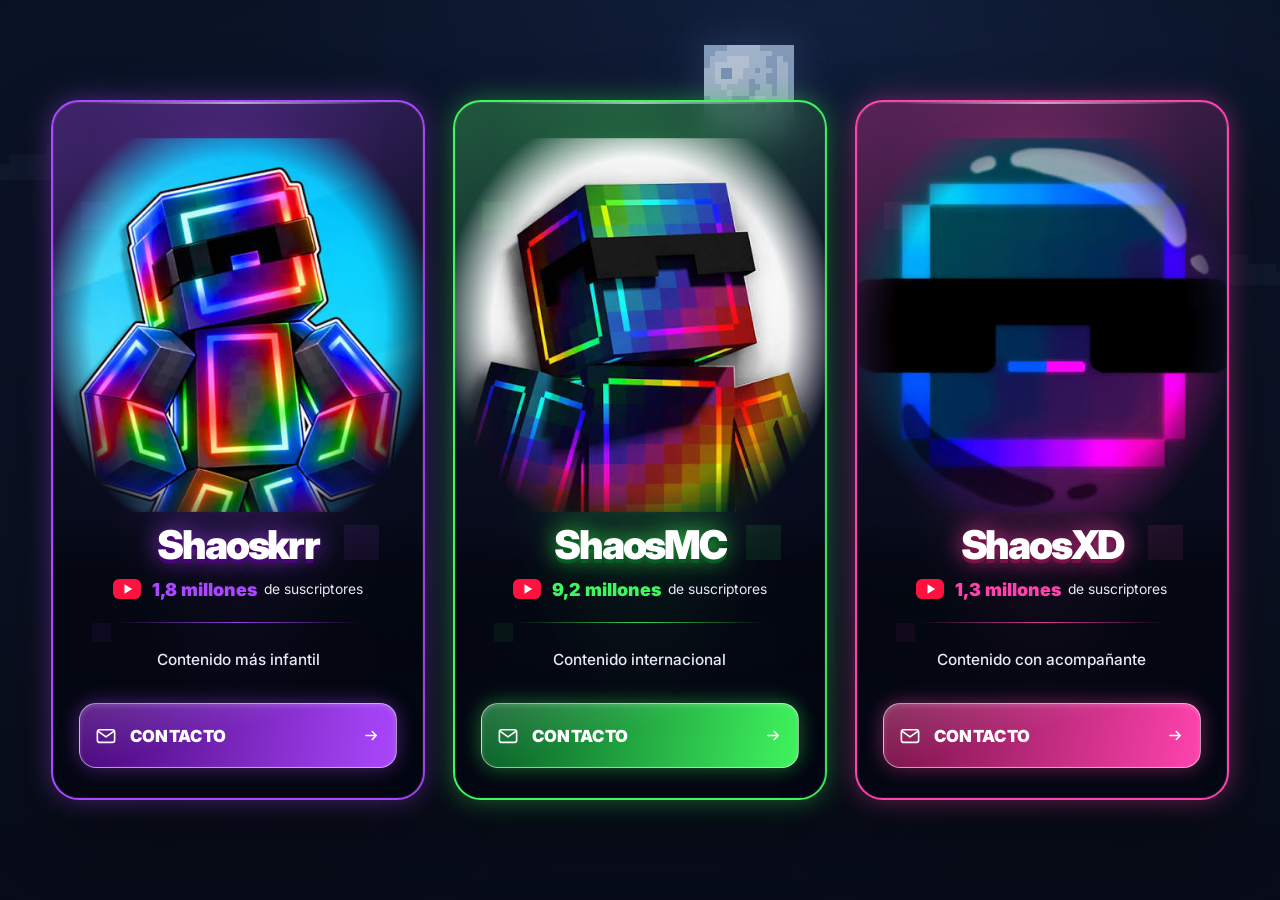
<file: index.html>
<!doctype html>
<html lang="es">
<head>
  <meta charset="UTF-8">
  <meta name="viewport" content="width=device-width, initial-scale=1">
  <meta name="theme-color" content="#090a19">
  <title>SHAOS — Elegí un canal</title>
  <meta name="description" content="Explorá los canales de Minecraft de Shaos: Shaoskrr, ShaosMC y ShaosXD. Encontrá el contacto específico de cada canal.">
  <link rel="icon" type="image/png" href="assets/shaosxd.png">
  <meta property="og:type" content="website">
  <meta property="og:title" content="SHAOS — Elegí un canal">
  <meta property="og:description" content="Tres canales, tres formas de crear contenido. Elegí cuál querés contactar.">
  <meta property="og:url" content="https://shaos.site/">
  <meta property="og:image" content="https://shaos.site/assets/shaosxd.png">
  <link rel="preconnect" href="https://fonts.googleapis.com">
  <link rel="preconnect" href="https://fonts.gstatic.com" crossorigin>
  <link href="https://fonts.googleapis.com/css2?family=Inter:wght@400;500;600;700;800;900&display=swap" rel="stylesheet">
  <link rel="stylesheet" href="style.css">

  <!-- Conserva la propiedad de Google Analytics del sitio anterior. -->
  <script async src="https://www.googletagmanager.com/gtag/js?id=G-Z5P54LYRYN"></script>
  <script>
    window.dataLayer = window.dataLayer || [];
    function gtag(){dataLayer.push(arguments)}
    gtag('js', new Date());
    gtag('config', 'G-Z5P54LYRYN');
  </script>
</head>
<body>
  <div class="scene" aria-hidden="true"></div>
  <div class="scene-shade" aria-hidden="true"></div>

  <main class="home" aria-label="Seleccioná un canal de Shaos">
    <div class="channel-grid">
      <!-- 1: Shaoskrr -->
      <article class="channel-card channel-card--krr" aria-labelledby="title-krr">
        <div class="card-pixels" aria-hidden="true"></div>
        <div class="avatar-box">
          <img src="assets/shaoskrr.png" alt="Logo original de Shaoskrr" width="447" height="447" fetchpriority="high">
        </div>
        <div class="card-body">
          <h2 id="title-krr" class="channel-name">Shaoskrr</h2>
          <p class="subscribers"><span class="youtube-mark" aria-hidden="true"><svg viewBox="0 0 28 20"><rect x="0" y="0" width="28" height="20" rx="6" fill="currentColor"/><path d="M11.5 5.3 19.2 10l-7.7 4.7z" fill="#fff"/></svg></span><strong>1,8 millones</strong> <span>de suscriptores</span></p>
          <span class="separator" aria-hidden="true"></span>
          <p class="channel-description">Contenido más infantil</p>
          <button type="button" class="contact-btn" data-contact="shaoskrr" aria-label="Ver contacto de Shaoskrr">
            <svg aria-hidden="true" viewBox="0 0 24 24" fill="none"><rect x="2.6" y="5.2" width="18.8" height="13.8" rx="2.3" stroke="currentColor" stroke-width="1.8"/><path d="m3.6 7 8.4 6 8.4-6" stroke="currentColor" stroke-width="1.8" stroke-linecap="round" stroke-linejoin="round"/></svg>
            CONTACTO
            <svg class="button-arrow" aria-hidden="true" viewBox="0 0 24 24" fill="none"><path d="M5 12h13m-5-5 5 5-5 5" stroke="currentColor" stroke-width="2" stroke-linecap="round" stroke-linejoin="round"/></svg>
          </button>
        </div>
      </article>

      <!-- 2: ShaosMC -->
      <article class="channel-card channel-card--mc" aria-labelledby="title-mc">
        <div class="card-pixels" aria-hidden="true"></div>
        <div class="avatar-box">
          <img src="assets/shaosmc.png" alt="Logo original de ShaosMC" width="447" height="447">
        </div>
        <div class="card-body">
          <h2 id="title-mc" class="channel-name">ShaosMC</h2>
          <p class="subscribers"><span class="youtube-mark" aria-hidden="true"><svg viewBox="0 0 28 20"><rect x="0" y="0" width="28" height="20" rx="6" fill="currentColor"/><path d="M11.5 5.3 19.2 10l-7.7 4.7z" fill="#fff"/></svg></span><strong>9,2 millones</strong> <span>de suscriptores</span></p>
          <span class="separator" aria-hidden="true"></span>
          <p class="channel-description">Contenido internacional</p>
          <button type="button" class="contact-btn" data-contact="shaosmc" aria-label="Ver contacto de ShaosMC">
            <svg aria-hidden="true" viewBox="0 0 24 24" fill="none"><rect x="2.6" y="5.2" width="18.8" height="13.8" rx="2.3" stroke="currentColor" stroke-width="1.8"/><path d="m3.6 7 8.4 6 8.4-6" stroke="currentColor" stroke-width="1.8" stroke-linecap="round" stroke-linejoin="round"/></svg>
            CONTACTO
            <svg class="button-arrow" aria-hidden="true" viewBox="0 0 24 24" fill="none"><path d="M5 12h13m-5-5 5 5-5 5" stroke="currentColor" stroke-width="2" stroke-linecap="round" stroke-linejoin="round"/></svg>
          </button>
        </div>
      </article>

      <!-- 3: ShaosXD -->
      <article class="channel-card channel-card--xd" aria-labelledby="title-xd">
        <div class="card-pixels" aria-hidden="true"></div>
        <div class="avatar-box">
          <img src="assets/shaosxd.png" alt="Logo original de ShaosXD" width="447" height="447">
        </div>
        <div class="card-body">
          <h2 id="title-xd" class="channel-name">ShaosXD</h2>
          <p class="subscribers"><span class="youtube-mark" aria-hidden="true"><svg viewBox="0 0 28 20"><rect x="0" y="0" width="28" height="20" rx="6" fill="currentColor"/><path d="M11.5 5.3 19.2 10l-7.7 4.7z" fill="#fff"/></svg></span><strong>1,3 millones</strong> <span>de suscriptores</span></p>
          <span class="separator" aria-hidden="true"></span>
          <p class="channel-description">Contenido con acompañante</p>
          <button type="button" class="contact-btn" data-contact="shaosxd" aria-label="Ver contacto de ShaosXD">
            <svg aria-hidden="true" viewBox="0 0 24 24" fill="none"><rect x="2.6" y="5.2" width="18.8" height="13.8" rx="2.3" stroke="currentColor" stroke-width="1.8"/><path d="m3.6 7 8.4 6 8.4-6" stroke="currentColor" stroke-width="1.8" stroke-linecap="round" stroke-linejoin="round"/></svg>
            CONTACTO
            <svg class="button-arrow" aria-hidden="true" viewBox="0 0 24 24" fill="none"><path d="M5 12h13m-5-5 5 5-5 5" stroke="currentColor" stroke-width="2" stroke-linecap="round" stroke-linejoin="round"/></svg>
          </button>
        </div>
      </article>
    </div>
  </main>

  <!-- Mensaje temporal: se usa hasta definir las 3 rutas de contacto. -->
  <dialog class="contact-dialog" id="contact-dialog" aria-labelledby="dialog-title" aria-describedby="dialog-description">
    <div class="dialog-content">
      <button type="button" class="dialog-close" id="dialog-close" aria-label="Cerrar">&times;</button>
      <span class="dialog-icon" aria-hidden="true">✉</span>
      <h2 id="dialog-title">Contacto</h2>
      <p id="dialog-description">Próximamente vas a poder contactar a este canal desde su propia página.</p>
      <button type="button" class="dialog-back" id="dialog-back">Volver a los canales</button>
    </div>
  </dialog>

  <script src="script.js" defer></script>
</body>
</html>
</file>
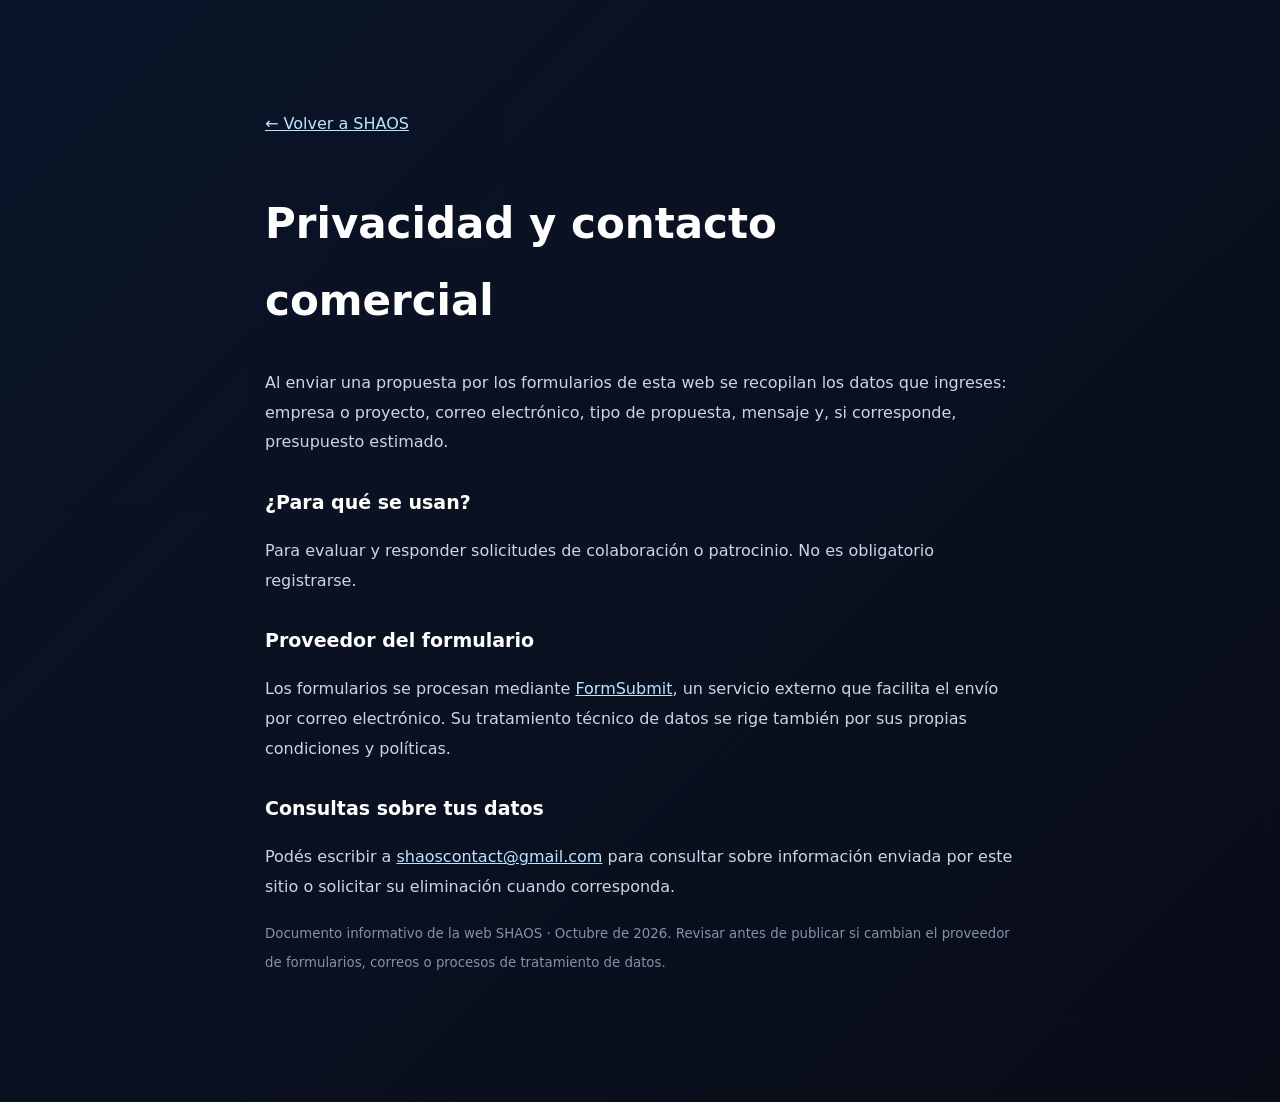
<file: privacidad.html>
<!DOCTYPE html><html lang="es"><head><meta charset="UTF-8"><meta name="viewport" content="width=device-width, initial-scale=1"><meta name="theme-color" content="#0b1427"><title>Privacidad | SHAOS</title><meta name="description" content="Información sobre el uso de datos enviados a SHAOS por formulario comercial."><link rel="stylesheet" href="style.css"><style>body{background:linear-gradient(135deg,#0a1529,#090c17);font-family:Inter,system-ui,sans-serif}.legal{max-width:800px;margin:9vh auto;padding:28px 25px;line-height:1.85;color:#cbd5e5}.legal h1{font-size:clamp(28px,5vw,42px);color:white}.legal h2{font-size:19px;color:white;margin-top:28px}.legal a{color:#bce5ff}.legal .back{display:inline-block;margin-bottom:18px}.legal small{color:#8292a8}</style></head><body><main class="legal"><a class="back" href="index.html">← Volver a SHAOS</a><h1>Privacidad y contacto comercial</h1><p>Al enviar una propuesta por los formularios de esta web se recopilan los datos que ingreses: empresa o proyecto, correo electrónico, tipo de propuesta, mensaje y, si corresponde, presupuesto estimado.</p><h2>¿Para qué se usan?</h2><p>Para evaluar y responder solicitudes de colaboración o patrocinio. No es obligatorio registrarse.</p><h2>Proveedor del formulario</h2><p>Los formularios se procesan mediante <a href="https://formsubmit.co/" target="_blank" rel="noopener noreferrer">FormSubmit</a>, un servicio externo que facilita el envío por correo electrónico. Su tratamiento técnico de datos se rige también por sus propias condiciones y políticas.</p><h2>Consultas sobre tus datos</h2><p>Podés escribir a <a href="mailto:shaoscontact@gmail.com">shaoscontact@gmail.com</a> para consultar sobre información enviada por este sitio o solicitar su eliminación cuando corresponda.</p><p><small>Documento informativo de la web SHAOS · Octubre de 2026. Revisar antes de publicar si cambian el proveedor de formularios, correos o procesos de tratamiento de datos.</small></p></main></body></html>
</file>
<file: style.css>
/* SHAOS.SITE — Página de selección de canales */
:root { color-scheme: dark; font-family: Inter, system-ui, -apple-system, 'Segoe UI', sans-serif; }
*, *::before, *::after { box-sizing: border-box; }
html { min-height: 100%; }
body { min-width: 320px; min-height: 100vh; min-height: 100dvh; margin: 0; color: #fff; background: #071120; overflow-x: hidden; }
button { font: inherit; }
button:focus-visible { outline: 3px solid white; outline-offset: 5px; }
.scene { position: fixed; inset: -2%; background: url('assets/voxel-landscape.svg') center / cover no-repeat; filter: blur(3.5px) saturate(1.28); transform: scale(1.055); pointer-events: none; z-index: -2; }
.scene-shade { position: fixed; inset: 0; background: linear-gradient(180deg, rgba(2,8,24,.47), rgba(1,6,16,.42) 46%,rgba(2,6,16,.75)), radial-gradient(ellipse at 50% 55%, transparent 15%, rgba(0,0,0,.35) 95%); z-index: -1; pointer-events: none; }
.home { max-width: 1440px; min-height: 100vh; min-height: 100dvh; margin: 0 auto; padding: clamp(25px,4.5vh,58px) clamp(20px,4vw,64px); display: flex; align-items: center; justify-content: center; }
.channel-grid { width: 100%; display: grid; grid-template-columns: repeat(3, minmax(0, 1fr)); gap: clamp(16px,2.2vw,30px); align-items: stretch; }
.channel-card { --accent: #ad48ff; --accent-rgb: 173,72,255; --deep: #24004c; position: relative; isolation: isolate; min-width: 0; min-height: min(700px,calc(100dvh - 90px)); overflow: hidden; display:flex; flex-direction:column; align-items:center; border: 2px solid var(--accent); border-radius: 28px; background: linear-gradient(155deg, rgba(var(--accent-rgb), .3), transparent 42%), linear-gradient(180deg, rgba(21,21,49,.74) 5%,rgba(5,9,22,.94) 72%); box-shadow: 0 0 0 1px rgba(255,255,255,.08) inset, 0 0 26px rgba(var(--accent-rgb),.4), 0 30px 70px rgba(0,0,0,.44); backdrop-filter: blur(15px); -webkit-backdrop-filter: blur(15px); transition: transform .3s ease, box-shadow .3s ease; animation: fade-up .7s backwards cubic-bezier(.2,.7,.2,1); }
.channel-card:nth-child(2) { animation-delay: .10s; }
.channel-card:nth-child(3) { animation-delay: .20s; }
.channel-card:hover, .channel-card:focus-within { transform: translateY(-9px); box-shadow: 0 0 0 1px rgba(255,255,255,.18) inset, 0 0 46px rgba(var(--accent-rgb),.55), 0 38px 85px rgba(0,0,0,.55); }
.channel-card::before { content:''; position:absolute; height:2px; left:11%; right:11%; top:0; background:linear-gradient(90deg, transparent, white, transparent); opacity:.6; z-index:5; }
.channel-card::after { content:''; position:absolute; inset:0; z-index:-1; background:radial-gradient(ellipse at 50% 25%, rgba(var(--accent-rgb), .20), transparent 60%); pointer-events:none; }
.channel-card--krr { --accent: #ac48ff; --accent-rgb: 172,72,255; --deep: #470579; }
.channel-card--mc { --accent: #40f65e; --accent-rgb: 64,246,94; --deep: #075d26; }
.channel-card--xd { --accent: #ff43ae; --accent-rgb: 255,67,174; --deep: #7a124a; }
.card-pixels { position:absolute; inset:0; z-index:-1; opacity:.48; background-image: linear-gradient(rgba(var(--accent-rgb),.22),rgba(var(--accent-rgb),.22)), linear-gradient(rgba(var(--accent-rgb),.21),rgba(var(--accent-rgb),.21)), linear-gradient(rgba(var(--accent-rgb),.22),rgba(var(--accent-rgb),.22)), linear-gradient(rgba(var(--accent-rgb),.16),rgba(var(--accent-rgb),.16)); background-size: 28px 28px, 15px 15px, 35px 35px, 19px 19px; background-position: 8% 15%, 92% 28%, 87% 64%, 11% 77%; background-repeat: no-repeat; }
.avatar-box { width:100%; min-height: 0; flex:1 1 0; display:flex; align-items:center; justify-content:center; padding: clamp(18px,3vh,30px) 12px 0; position:relative; }
.avatar-box::before { content:''; position:absolute; inset:6% 2% -3%; pointer-events:none; background:radial-gradient(ellipse at center, rgba(var(--accent-rgb),.27),transparent 64%); }
.avatar-box img { position:relative; display:block; width:min(100%, 390px); max-height: 100%; aspect-ratio:1; object-fit:contain; mask-image: radial-gradient(ellipse at center,black 49%,rgba(0,0,0,.97) 56%,transparent 75%); -webkit-mask-image: radial-gradient(ellipse at center,black 49%,rgba(0,0,0,.97) 56%,transparent 75%); filter: drop-shadow(0 5px 20px rgba(var(--accent-rgb),.25)); transform:scale(1.08); transition: transform .45s ease; }
.channel-card:hover .avatar-box img { transform:scale(1.13) translateY(-4px); }
.card-body { width:100%; flex:0 0 auto; position:relative; z-index:1; display:flex; flex-direction:column; align-items:center; text-align:center; gap:0; padding: 6px clamp(18px,2vw,29px) clamp(24px,3.3vh,35px); background: linear-gradient(to bottom, transparent,rgba(0,0,0,.24) 18%,rgba(0,0,0,.12)); }
.channel-name { margin: 0 0 13px; letter-spacing: -.055em; font-size: clamp(2rem, 3.1vw, 3.2rem); line-height:1; font-weight:900; color:#fff; text-shadow:0 4px 0 var(--deep), 0 0 22px rgba(var(--accent-rgb),.9), 0 3px 8px rgba(0,0,0,.9); }
.subscribers { margin:0; display:flex; align-items:center; justify-content:center; flex-wrap:wrap; column-gap:7px; row-gap:3px; font-size:clamp(.8rem,1.08vw,1.02rem); color:#e8e9f4; }
.subscribers strong { color:var(--accent); font-size:clamp(.96rem,1.4vw,1.23rem); font-weight:900; white-space:nowrap; }
.subscribers>span:last-child { white-space:nowrap; }
.youtube-mark { color:#ff123f; display:inline-flex; margin-right:4px; }
.youtube-mark svg { width:28px; height:20px; }
.separator { margin: 22px auto 17px; width:78%; height: 1px; background:linear-gradient(90deg, transparent,rgba(var(--accent-rgb),.85),transparent); }
.channel-description { color: #e8e9f6; font-size:clamp(.88rem,1.2vw,1rem); font-weight:500; margin: 0 0 25px; min-height: 2.5em; display:flex; align-items:center; justify-content:center; text-wrap:balance; }
.contact-btn { cursor:pointer; display:flex; justify-content:center; align-items:center; gap:13px; width:100%; min-height:65px; padding:15px; color:white; font-size:clamp(.92rem,1.3vw,1.13rem); font-weight:900; letter-spacing:.02em; background: linear-gradient(165deg,rgba(255,255,255,.15),transparent 46%), linear-gradient(100deg,var(--deep),var(--accent)); border: 1px solid rgba(255,255,255,.52); border-radius:17px; box-shadow: inset 0 2px 5px rgba(255,255,255,.16), 0 0 20px rgba(var(--accent-rgb),.42), 0 8px 22px rgba(0,0,0,.33); transition: transform .2s ease, filter .2s ease; }
.contact-btn:hover { transform:translateY(-3px); filter:brightness(1.22); }
.contact-btn:active { transform:translateY(0); }
.contact-btn svg { width:22px; height:22px; flex:0 0 auto; }
.contact-btn .button-arrow { width:19px; height:19px; margin-left:auto; }
.contact-dialog { border:1px solid rgba(255,255,255,.21); border-radius:23px; padding:0; width:min(92vw,420px); color:#fff; background:linear-gradient(150deg,#1c2144,#10121e 72%); box-shadow:0 20px 90px #000b,0 0 36px #a665fb44; }
.contact-dialog::backdrop { background:rgba(2,4,12,.75); backdrop-filter:blur(7px); }
.dialog-content { position:relative; text-align:center; padding:34px; }
.dialog-close { position:absolute; right:16px; top:10px; color:#ddd; font-size:32px; background:none; border:0; cursor:pointer; }
.dialog-icon { display:inline-grid; place-items:center; width:58px;height:58px; background:#7e42da2c; color:#cf9fff; border:1px solid #b67cff55; border-radius:50%; font-size:30px; }
.dialog-content h2 { font-size:1.5rem; margin:18px 0 10px; }
.dialog-content p { color:#c7c9d6; line-height:1.6; }
.dialog-back { width:100%; padding:14px; border:0; border-radius:12px; color:white; font-weight:700; background:linear-gradient(90deg,#7132e2,#b047ff); cursor:pointer; margin-top:14px; }
@keyframes fade-up { from { opacity:0; transform:translateY(30px) scale(.98); } to { opacity:1; transform:translateY(0) scale(1); } }
@media (min-width:1300px) and (min-height:850px) { .channel-card { min-height:730px; } }
@media (max-width:1040px) { .home { padding:34px 24px; } .channel-grid {gap:14px;} .channel-card { min-height:630px; border-radius:21px;} .avatar-box {padding:15px 8px 0;} .card-body {padding: 0 15px 22px;} .channel-name {font-size:clamp(1.7rem,3.4vw,2.7rem);} .subscribers {font-size:.82rem;} .subscribers strong {font-size:.95rem;} .contact-btn {min-height:58px;} }
@media (max-width:700px) { .home { padding:28px 18px 46px; } .channel-grid {grid-template-columns:1fr; max-width:470px; gap:28px;} .channel-card { min-height:unset; } .avatar-box { height:315px; flex:none; padding:12px 0 0;} .avatar-box img { max-width:310px; height:300px; } .card-body {padding: 0 24px 23px;} .channel-name {font-size:2.8rem;} .subscribers,.subscribers strong {font-size:1rem;} .channel-description {font-size:1rem; min-height:unset; margin-bottom:22px;} .separator {margin:19px auto 16px;} .contact-btn {min-height:61px;} .scene {background-position:45% center;} }
@media (max-width:390px) { .channel-name {font-size:2.5rem;} .card-body {padding-left:16px;padding-right:16px;} .avatar-box {height:285px;} .avatar-box img {height:275px;} }
@media (prefers-reduced-motion:reduce) { *,*::before,*::after { animation:none!important; transition:none!important; scroll-behavior:auto!important; } }
</file>
